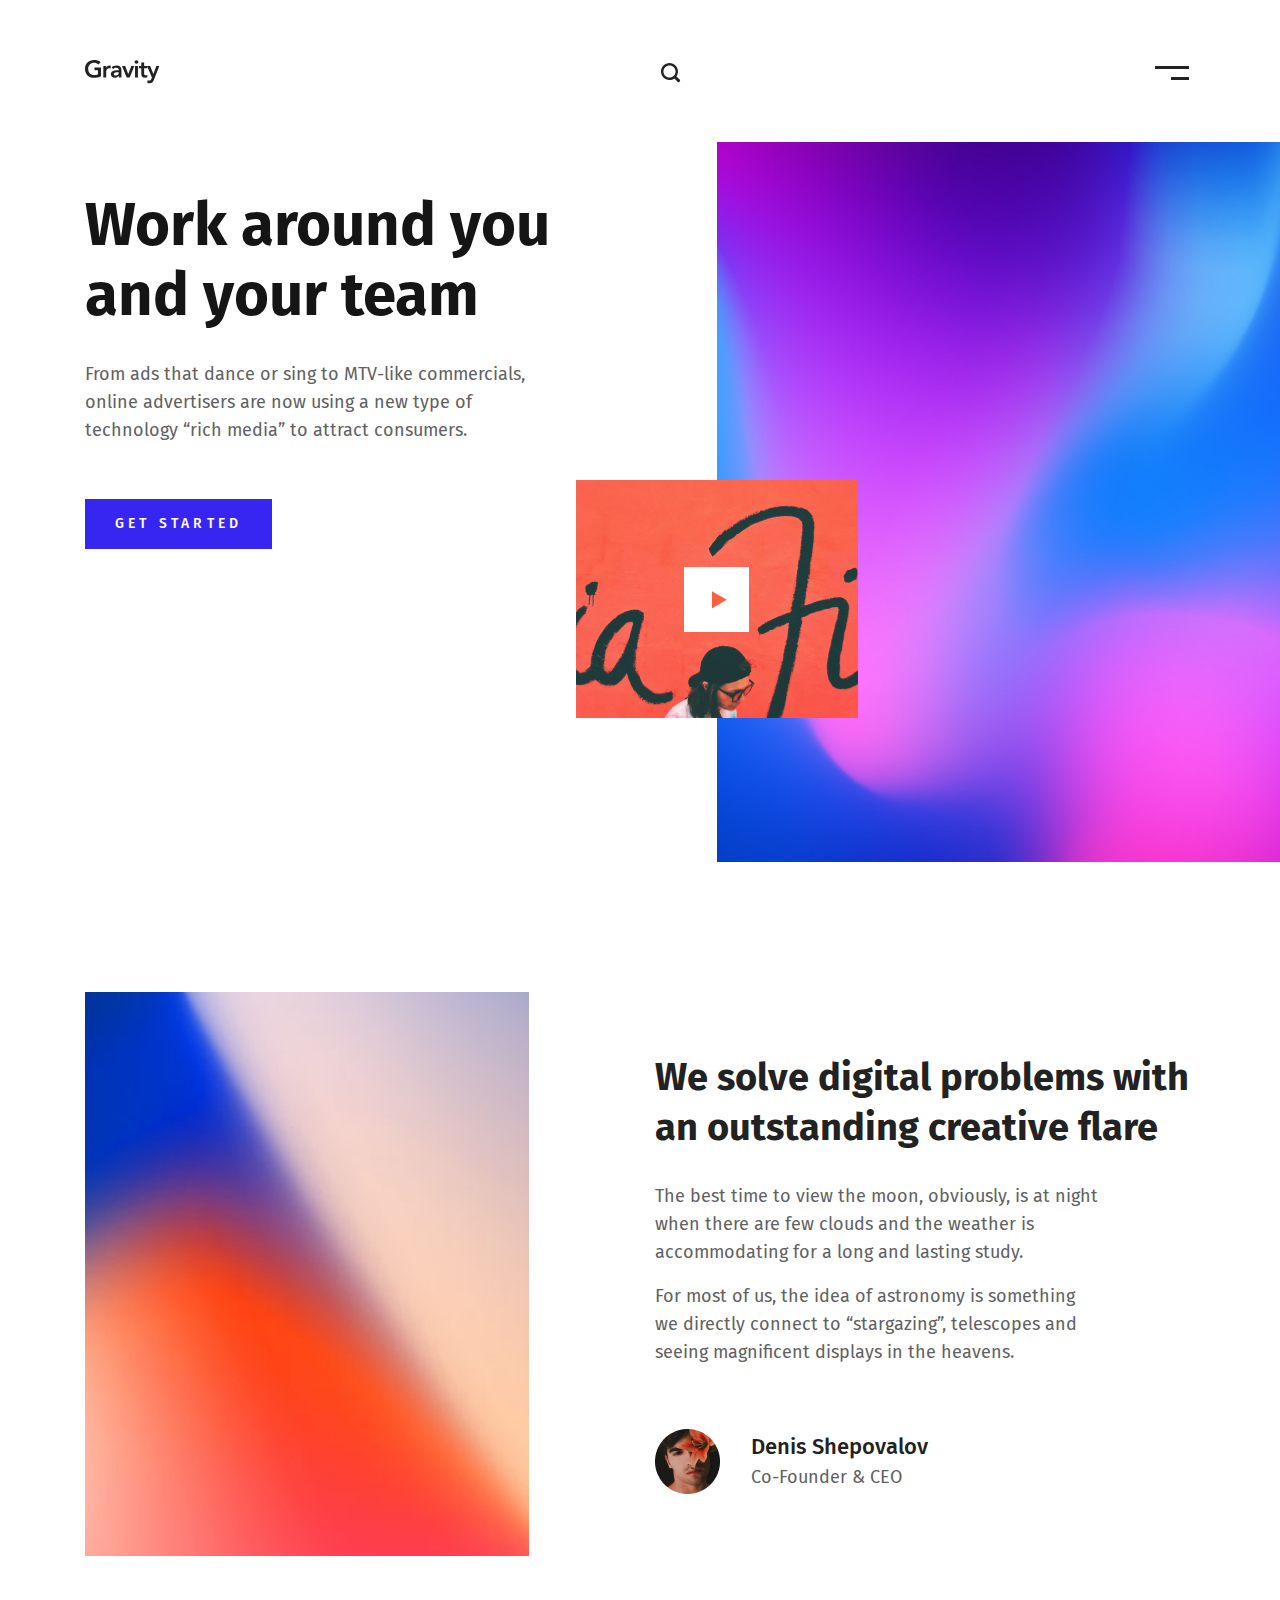
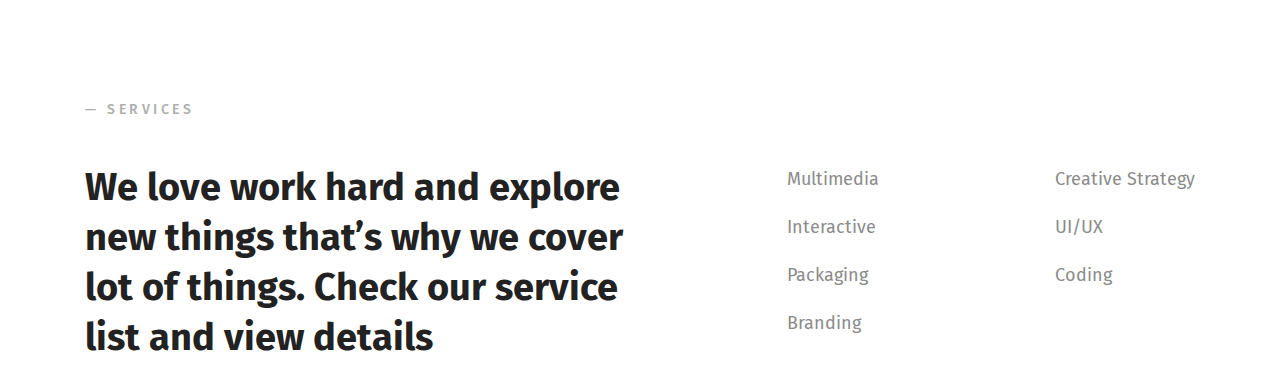
<file: src/index.html>
<!DOCTYPE html>
<html lang="en">
<head>
    <meta charset="UTF-8">
    <meta name="viewport" content="width=device-width, initial-scale=1.0">
    <title>Gravity</title>
    <link href="https://fonts.googleapis.com/css2?family=Fira+Sans:wght@400;500;700&display=swap" rel="stylesheet">
    <link rel="stylesheet" href="css/bootstrap.min.css">
    <link rel="stylesheet" href="css/style.min.css">
</head>
<body>
    
    <header class="header">
        <div class="nav">
            <div class="container">
                <div class="row">
                    <div class="col-md-4">
                        <img src="img/logo.svg" alt="Gravity" class="nav__logo">
                    </div>
                    <div class="offset-md-2 col-md-3">
                        <button class="button nav__search">
                            <img src="img/search.svg" alt="search">
                        </button>
                    </div>
                    <div class="col-md-3">
                        <button class="button nav__menu ml-auto">
                            <img src="img/menu.svg" alt="menu">
                        </button>
                    </div>
                </div>    
            </div>
        </div>
        <div class="offer">
            <div class="container">
                <div class="row">
                    <div class="col-md-6 vh-dependent">
                        <div class="offer-content">
                            <h1 class="offer-content__title">
                                Work around you and your team
                            </h1>
                            <p class="offer-content__description">
                                From ads that dance or sing to MTV-like commercials, online advertisers are now using a new type of technology “rich media” to attract consumers.
                            </p>
                            <button class="button offer-content__button">Get started</button>
                        </div>
                    </div>
                    <div class="col-md-6 be-static vh-dependent">
                        <div class="offer-hero">
                            <a href="#" class="offer-hero__video"></a>
                        </div>
                    </div>
                </div>
            </div>
        </div>
    </header>

    <section class="section problems">
        <div class="container">
            <div class="row">
                <div class="col-md-5">
                    <img src="img/background2.jpg" alt="poster" class="poster">
                </div>
                <div class="offset-md-1 col-md-6 d-flex align-items-center">
                    <div class="problems-content">
                        <h2 class="problems-content__title">
                            We solve digital problems with an outstanding creative flare
                        </h2>
                        <p class="problems-content__description">
                            The best time to view the moon, obviously, is at night when there are few clouds and the weather is accommodating for a long and lasting study.
                        </p>
                        <p class="problems-content__description">
                            For most of us, the idea of astronomy is something we directly connect to “stargazing”, telescopes and seeing magnificent displays in the heavens.
                        </p>
                        <div class="problems-content__author">
                            <h4 class="author__name">Denis Shepovalov</h4>
                            <span class="author__rank">Co-Founder & CEO</span>
                        </div>
                    </div>
                </div>
            </div>
        </div>
    </section>

    <section class="section services">
        <div class="container">
            <div class="row">
                <div class="col-md-6">
                    <div class="section-title">
                        <span class="section-title__label">
                            — Services
                        </span>
                        <h2 class="section-title__header">
                            We love work hard and explore new things that’s why we cover lot of things. Check our service list and view details
                        </h2>
                    </div>
                </div>
                <div class="offset-md-1 col-md-5 d-flex justify-content-between">
                    <ul class="services-list services-list_left">
                        <li class="services-list__item">Multimedia</li>
                        <li class="services-list__item">Interactive</li>
                        <li class="services-list__item">Packaging</li>
                        <li class="services-list__item">Branding</li>
                    </ul>
                    <ul class="services-list services-list_right">
                        <li class="services-list__item">Creative Strategy</li>
                        <li class="services-list__item">UI/UX</li>
                        <li class="services-list__item">Coding</li>
                    </ul>
                </div>
            </div>
        </div>
    </section>

</body>
</html>
</file>
<file: src/css/style.min.css>
body{font-family:'Fira Sans', sans-serif}button{display:block;border:none}.header{height:95vh}.be-static{position:static}.vh-dependent{height:35vh;display:-webkit-box;display:-ms-flexbox;display:flex;-webkit-box-align:center;-ms-flex-align:center;align-items:center}.nav{padding-top:59px;padding-bottom:127px}.nav__search{background-color:transparent}.nav__menu{background-color:transparent}.offer-content__title{font-weight:700;line-height:70px;font-size:60px;color:#151515;margin:0;margin-bottom:30px}.offer-content__description{font-size:18px;line-height:28px;color:#616161;max-width:474px;margin-bottom:55px}.offer-content__button{background-color:#3726F2;color:#ffffff;font-weight:500;padding:13px 30px;letter-spacing:0.3em;text-transform:uppercase;font-size:14px;line-height:24px;-webkit-transition:all 0.5s ease;transition:all 0.5s ease}.offer-content__button:hover{background-color:#2513F0}.offer-hero{position:absolute;right:0;top:142px;background:url("../img/background1.jpg") no-repeat right top;background-size:80% 100%;width:55%;height:80vh}.offer-hero__video{position:absolute;display:block;left:0;bottom:20%;width:40%;height:33%;background:url("../img/video.jpg") no-repeat center center;display:-webkit-box;display:-ms-flexbox;display:flex;-webkit-box-pack:center;-ms-flex-pack:center;justify-content:center;-webkit-box-align:center;-ms-flex-align:center;align-items:center}.offer-hero__video::after{content:'';display:block;background:url(../img/play.svg);width:65px;height:65px}.problems{padding-top:137px}.problems-content__title{color:#222;font-weight:700;font-size:38px;line-height:50px;margin:0;margin-bottom:30px}.problems-content__description{color:#616161;font-size:18px;line-height:28px;max-width:445px}.problems-content__author{background:url("../img/author.jpg") no-repeat left center;padding:5px 0 5px 96px;margin-top:60px}.author__name{font-size:22px;color:#222;margin:0;line-height:32px;font-weight:500}.author__rank{display:block;color:#616161;font-size:18px;line-height:28px}.services{padding-top:142px}.services-list{display:block;padding:0;margin:0;font-size:18px;color:#8b8b8b;line-height:28px;margin-top:67px}.services-list__item{display:block;padding:0;margin:0;margin-bottom:20px}.services-list_left{margin-left:37px}.section-title__label{display:block;color:#aeaeae;text-transform:uppercase;font-weight:500;letter-spacing:0.25em;font-size:14px;line-height:24px;margin-bottom:40px}.section-title__header{font-size:38px;line-height:50px;font-weight:700;color:#222}
/*# sourceMappingURL=style.min.css.map */
</file>
